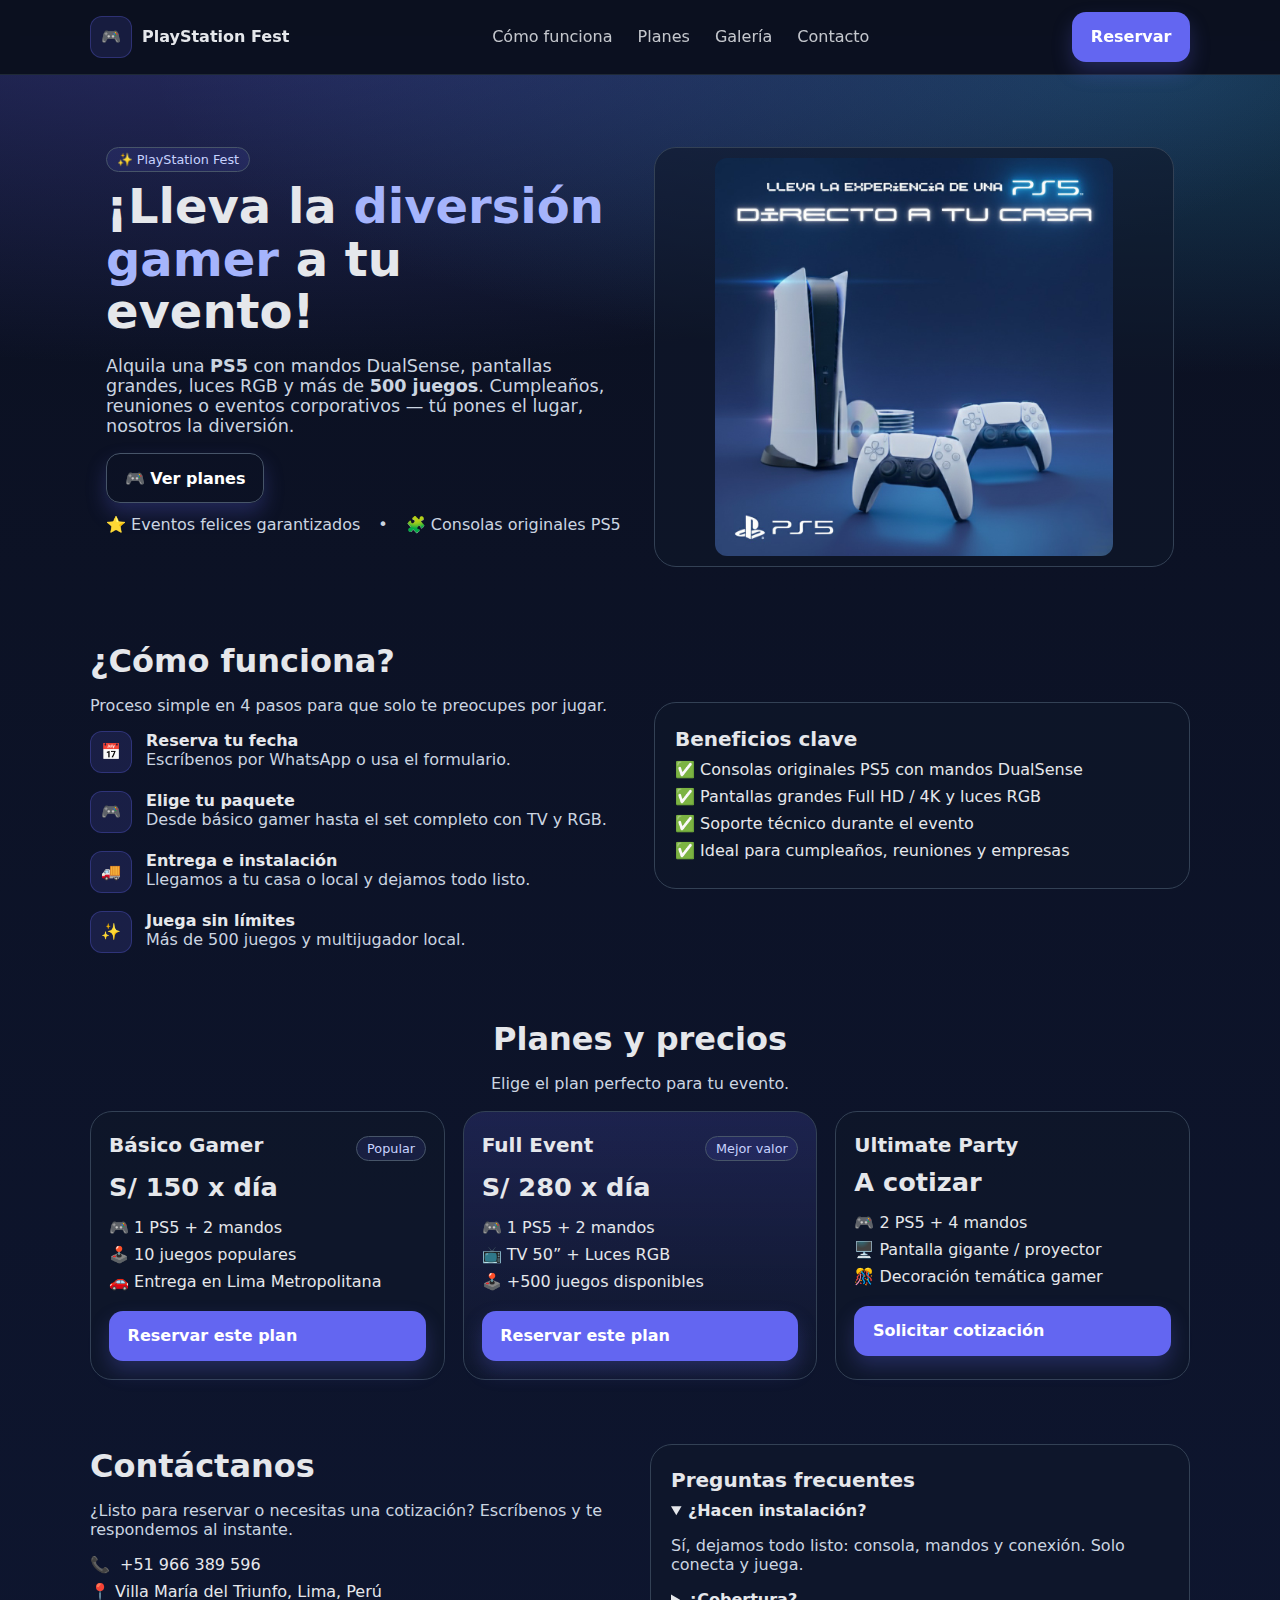
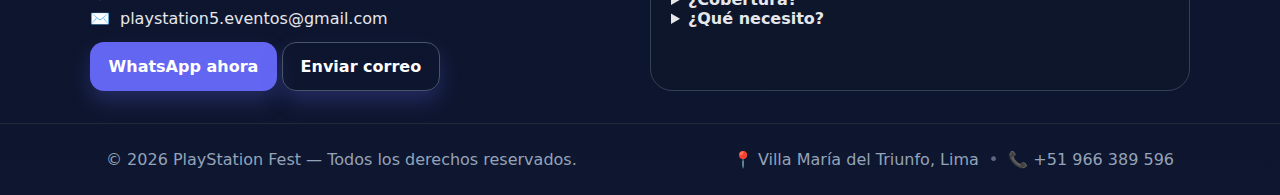
<file: index.html>
<!DOCTYPE html>
<html lang="es">
<head>
  <meta charset="utf-8" />
  <meta name="viewport" content="width=device-width, initial-scale=1" />
  <title>PlayStation Fest — Alquiler de PS5 para eventos en Lima</title>
  <meta name="description" content="Alquila una PS5 para tu fiesta o evento en Lima. Paquetes con TV, luces RGB y +500 juegos. Reserva por WhatsApp.">
  <meta name="theme-color" content="#0f172a">
  <meta property="og:title" content="PlayStation Fest — Alquiler de PS5 para eventos en Lima">
  <meta property="og:description" content="Lleva la experiencia gamer de una PS5 directo a tu casa o evento.">
  <meta property="og:type" content="website">
  <link rel="stylesheet" href="style.css" />
  <script defer src="script.js"></script>

  <script type="application/ld+json">
  {
    "@context": "https://schema.org",
    "@type": "LocalBusiness",
    "name": "PlayStation Fest",
    "description": "Alquiler de consolas PS5 para eventos, cumpleaños y reuniones en Lima.",
    "address": { "@type": "PostalAddress", "addressLocality": "Villa María del Triunfo", "addressRegion": "Lima", "addressCountry": "PE" },
    "telephone": "+51966389596",
    "email": "playstation5.eventos@gmail.com",
    "areaServed": "Lima Metropolitana",
    "sameAs": []
  }
  </script>
</head>
<body>

  <header>
    <div class="container bar">
      <div class="row">
        <div class="ico" aria-hidden="true">🎮</div>
        <strong>PlayStation Fest</strong>
      </div>
      <nav>
        <a href="#como">Cómo funciona</a>
        <a href="#planes">Planes</a>
        <a href="#galeria">Galería</a>
        <a href="#contacto">Contacto</a>
      </nav>
      <a class="btn" href="https://wa.me/51966389596?text=Hola,%20quiero%20reservar%20una%20PS5%20para%20mi%20evento.%20%C2%BFTienen%20disponibilidad%3F" target="_blank" rel="noreferrer">Reservar</a>
    </div>
  </header>

  <main>
    <section class="hero glow">
      <div class="container grid grid-2">
        <div>
          <span class="badge">✨ PlayStation Fest</span>
          <h1 class="h1">¡Lleva la <span class="accent">diversión gamer</span> a tu evento!</h1>
          <p class="muted lead">
            Alquila una <b>PS5</b> con mandos DualSense, pantallas grandes, luces RGB y más de <b>500 juegos</b>.
            Cumpleaños, reuniones o eventos corporativos — tú pones el lugar, nosotros la diversión.
          </p>
          <div class="cta-row">
            <a class="btn secondary" href="#planes">🎮 Ver planes</a>
          </div>
          <div class="row muted kpis">
            <div class="row">⭐ Eventos felices garantizados</div>
            <div>•</div>
            <div class="row">🧩 Consolas originales PS5</div>
          </div>
        </div>
        <div class="card hero-media padded">
            <img src="Img/MockUp.jpg" alt="Mockup PS5" class="mockup-square">
        </div>
      </div>
    </section>


    <section id="como" class="container section">
      <div class="grid grid-2 align-center">
        <div>
          <h2 class="h2">¿Cómo funciona?</h2>
          <p class="muted">Proceso simple en 4 pasos para que solo te preocupes por jugar.</p>
          <div class="steps mt-14">
            <div class="step"><div class="ico">📅</div><div><b>Reserva tu fecha</b><div class="muted">Escríbenos por WhatsApp o usa el formulario.</div></div></div>
            <div class="step"><div class="ico">🎮</div><div><b>Elige tu paquete</b><div class="muted">Desde básico gamer hasta el set completo con TV y RGB.</div></div></div>
            <div class="step"><div class="ico">🚚</div><div><b>Entrega e instalación</b><div class="muted">Llegamos a tu casa o local y dejamos todo listo.</div></div></div>
            <div class="step"><div class="ico">✨</div><div><b>Juega sin límites</b><div class="muted">Más de 500 juegos y multijugador local.</div></div></div>
          </div>
        </div>
        <div class="card">
          <h3 class="h3 mt0">Beneficios clave</h3>
          <ul class="ul">
            <li class="li">✅ Consolas originales PS5 con mandos DualSense</li>
            <li class="li">✅ Pantallas grandes Full HD / 4K y luces RGB</li>
            <li class="li">✅ Soporte técnico durante el evento</li>
            <li class="li">✅ Ideal para cumpleaños, reuniones y empresas</li>
          </ul>
        </div>
      </div>
    </section>


    <section id="planes" class="container section">
      <div class="center mb-18">
        <h2 class="h2">Planes y precios</h2>
        <p class="muted">Elige el plan perfecto para tu evento.</p>
      </div>
      <div class="plans">
        <div class="plan">
          <div class="row between">
            <h3 class="h3 mt0">Básico Gamer</h3>
            <span class="badge">Popular</span>
          </div>
          <div class="price">S/ 150 x día</div>
          <ul class="ul">
            <li class="li">🎮 1 PS5 + 2 mandos</li>
            <li class="li">🕹️ 10 juegos populares</li>
            <li class="li">🚗 Entrega en Lima Metropolitana</li>
          </ul>
          <a class="btn block mt12" href="https://wa.me/51966389596?text=Quiero%20el%20plan%20B%C3%A1sico%20Gamer%20para%20mi%20evento" target="_blank" rel="noreferrer">Reservar este plan</a>
        </div>

        <div class="plan highlight">
          <div class="row between">
            <h3 class="h3 mt0">Full Event</h3>
            <span class="badge">Mejor valor</span>
          </div>
          <div class="price">S/ 280 x día</div>
          <ul class="ul">
            <li class="li">🎮 1 PS5 + 2 mandos</li>
            <li class="li">📺 TV 50” + Luces RGB</li>
            <li class="li">🕹️ +500 juegos disponibles</li>
          </ul>
          <a class="btn block mt12" href="https://wa.me/51966389596?text=Quiero%20el%20plan%20Full%20Event%20para%20mi%20evento" target="_blank" rel="noreferrer">Reservar este plan</a>
        </div>

        <div class="plan">
          <h3 class="h3 mt0">Ultimate Party</h3>
          <div class="price">A cotizar</div>
          <ul class="ul">
            <li class="li">🎮 2 PS5 + 4 mandos</li>
            <li class="li">🖥️ Pantalla gigante / proyector</li>
            <li class="li">🎊 Decoración temática gamer</li>
          </ul>
          <a class="btn block mt12" href="https://wa.me/51966389596?text=Quiero%20cotizar%20el%20plan%20Ultimate%20Party" target="_blank" rel="noreferrer">Solicitar cotización</a>
        </div>
      </div>
    </section>

    

    <!--  
    <section id="galeria" class="container section">
      <div class="center mb-14">
        <h2 class="h2">Galería</h2>
        <p class="muted">Mira cómo convertimos eventos en experiencias gamer.</p>
      </div>
      <div class="gallery">
        <div class="tile">Foto 1</div>
        <div class="tile">Foto 2</div>
        <div class="tile">Foto 3</div>
        <div class="tile">Foto 4</div>
        <div class="tile">Foto 5</div>
        <div class="tile">Foto 6</div>
      </div>
    </section>    
    -->

    <section id="contacto" class="container section">
      <div class="contact">
        <div>
          <h2 class="h2">Contáctanos</h2>
          <p class="muted">¿Listo para reservar o necesitas una cotización? Escríbenos y te respondemos al instante.</p>
          <div class="contact-lines">
            <div class="row">📞 <a href="tel:+51966389596">+51 966 389 596</a></div>
            <div class="row">📍 Villa María del Triunfo, Lima, Perú</div>
            <div class="row">✉️ <a href="mailto:playstation5.eventos@gmail.com">playstation5.eventos@gmail.com</a></div>
          </div>
          <div class="cta-row mt-14">
            <a class="btn" href="https://wa.me/51966389596?text=Hola,%20quiero%20reservar%20una%20PS5%20para%20mi%20evento.%20" target="_blank" rel="noreferrer">WhatsApp ahora</a>
            <a class="btn secondary" href="mailto:playstation5.eventos@gmail.com">Enviar correo</a>
          </div>
        </div>

        <div class="card">
          <h3 class="h3 mt0">Preguntas frecuentes</h3>
          <details open><summary><b>¿Hacen instalación?</b></summary><p class="muted">Sí, dejamos todo listo: consola, mandos y conexión. Solo conecta y juega.</p></details>
          <details><summary><b>¿Cobertura?</b></summary><p class="muted">Lima Metropolitana. Consultar tarifas según distrito.</p></details>
          <details><summary><b>¿Qué necesito?</b></summary><p class="muted">Un tomacorriente disponible y espacio para la pantalla. ¡Nosotros llevamos lo demás!</p></details>
        </div>
      </div>
    </section>
  </main>


  <footer>
    <div class="container row between wrap">
      <div>© <span id="y"></span> PlayStation Fest — Todos los derechos reservados.</div>
      <div class="row"><span>📍 Villa María del Triunfo, Lima</span> <span class="dotsep">•</span> <span>📞 +51 966 389 596</span></div>
    </div>
  </footer>
</body>
</html>
</file>
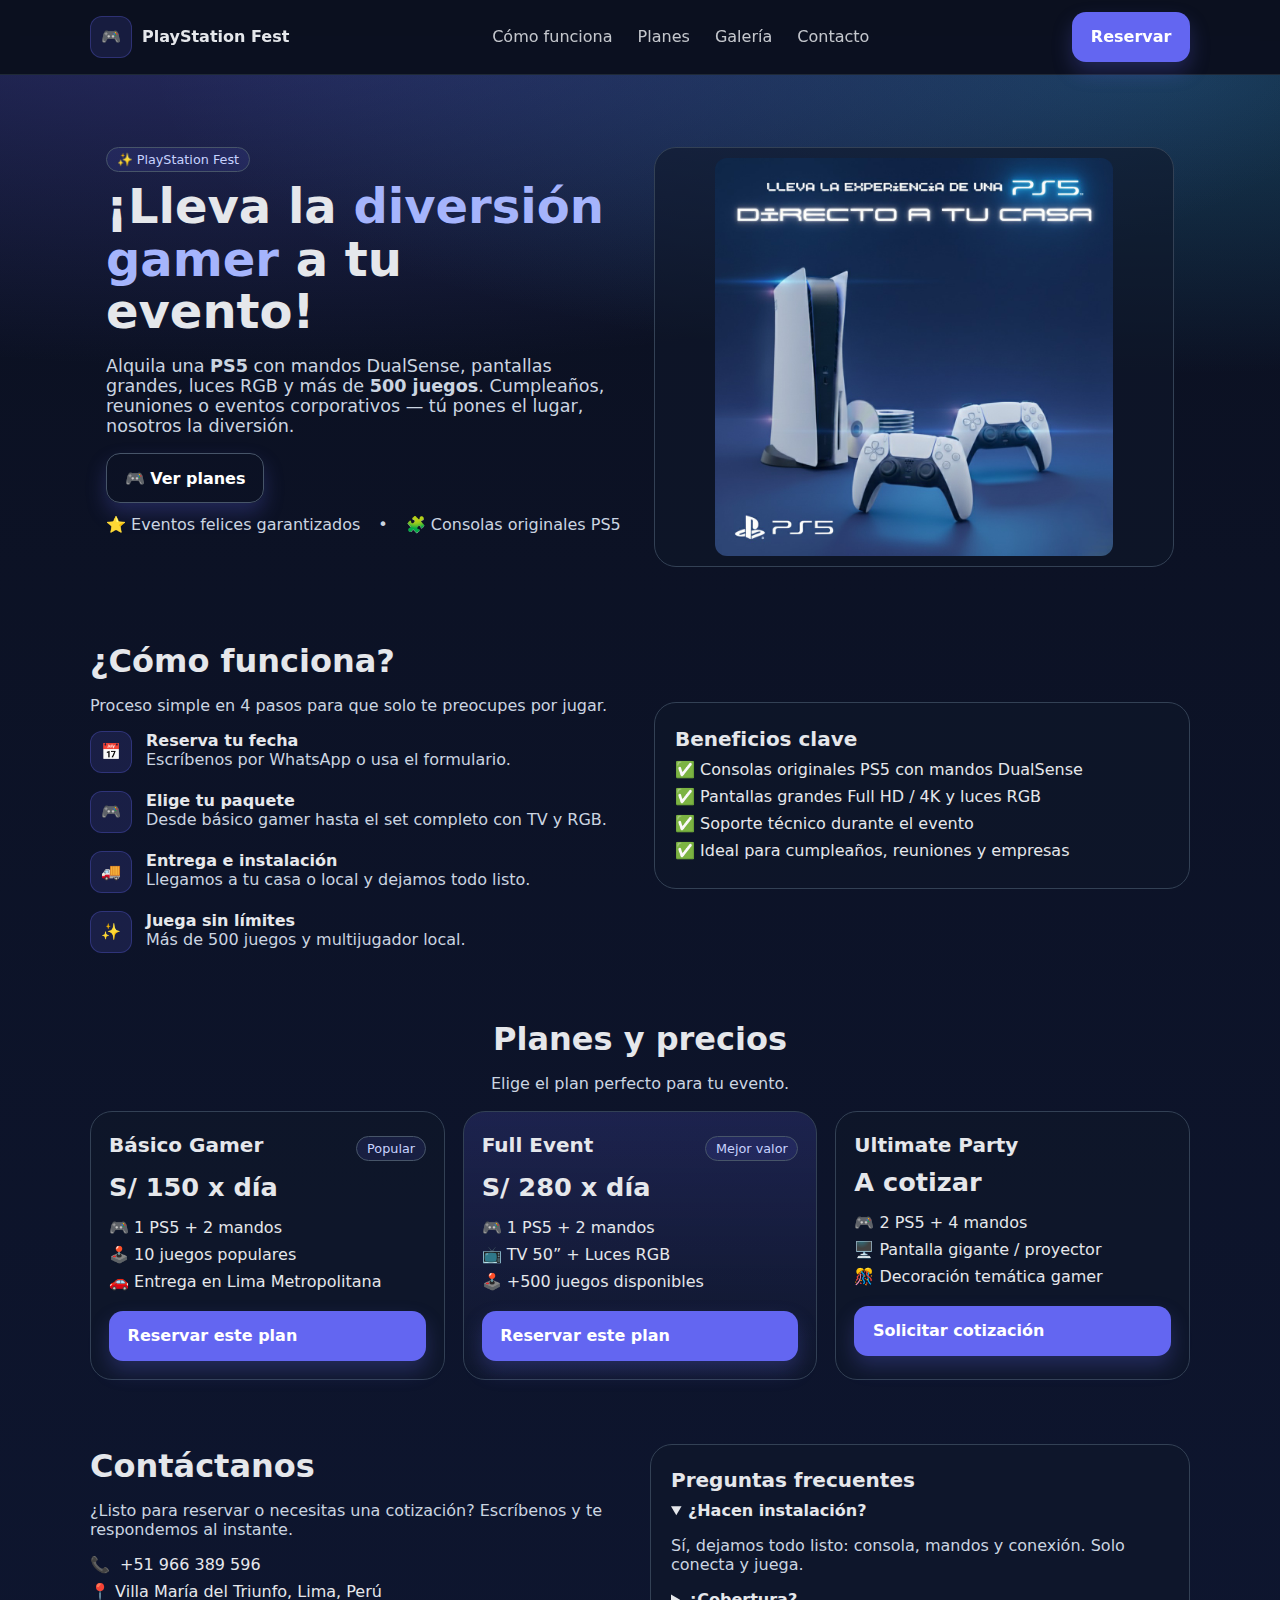
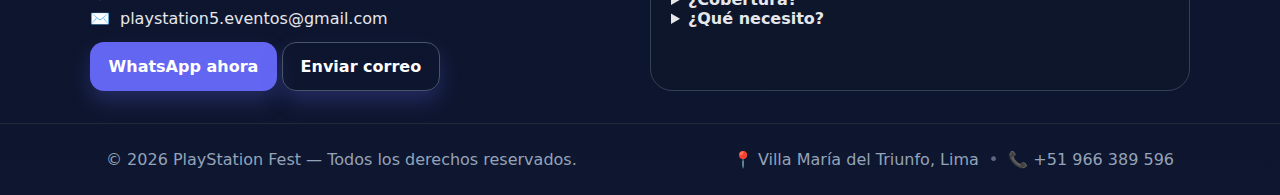
<file: Landing Page/index.html>
<!DOCTYPE html>
<html lang="es">
<head>
  <meta charset="utf-8" />
  <meta name="viewport" content="width=device-width, initial-scale=1" />
  <title>PlayStation Fest — Alquiler de PS5 para eventos en Lima</title>
  <meta name="description" content="Alquila una PS5 para tu fiesta o evento en Lima. Paquetes con TV, luces RGB y +500 juegos. Reserva por WhatsApp.">
  <meta name="theme-color" content="#0f172a">
  <meta property="og:title" content="PlayStation Fest — Alquiler de PS5 para eventos en Lima">
  <meta property="og:description" content="Lleva la experiencia gamer de una PS5 directo a tu casa o evento.">
  <meta property="og:type" content="website">
  <link rel="stylesheet" href="./style.css" />
  <script defer src="./script.js"></script>

  <script type="application/ld+json">
  {
    "@context": "https://schema.org",
    "@type": "LocalBusiness",
    "name": "PlayStation Fest",
    "description": "Alquiler de consolas PS5 para eventos, cumpleaños y reuniones en Lima.",
    "address": { "@type": "PostalAddress", "addressLocality": "Villa María del Triunfo", "addressRegion": "Lima", "addressCountry": "PE" },
    "telephone": "+51966389596",
    "email": "playstation5.eventos@gmail.com",
    "areaServed": "Lima Metropolitana",
    "sameAs": []
  }
  </script>
</head>
<body>

  <header>
    <div class="container bar">
      <div class="row">
        <div class="ico" aria-hidden="true">🎮</div>
        <strong>PlayStation Fest</strong>
      </div>
      <nav>
        <a href="#como">Cómo funciona</a>
        <a href="#planes">Planes</a>
        <a href="#galeria">Galería</a>
        <a href="#contacto">Contacto</a>
      </nav>
      <a class="btn" href="https://wa.me/51966389596?text=Hola,%20quiero%20reservar%20una%20PS5%20para%20mi%20evento.%20%C2%BFTienen%20disponibilidad%3F" target="_blank" rel="noreferrer">Reservar</a>
    </div>
  </header>

  <main>
    <section class="hero glow">
      <div class="container grid grid-2">
        <div>
          <span class="badge">✨ PlayStation Fest</span>
          <h1 class="h1">¡Lleva la <span class="accent">diversión gamer</span> a tu evento!</h1>
          <p class="muted lead">
            Alquila una <b>PS5</b> con mandos DualSense, pantallas grandes, luces RGB y más de <b>500 juegos</b>.
            Cumpleaños, reuniones o eventos corporativos — tú pones el lugar, nosotros la diversión.
          </p>
          <div class="cta-row">
            <a class="btn secondary" href="#planes">🎮 Ver planes</a>
          </div>
          <div class="row muted kpis">
            <div class="row">⭐ Eventos felices garantizados</div>
            <div>•</div>
            <div class="row">🧩 Consolas originales PS5</div>
          </div>
        </div>
        <div class="card hero-media padded">
            <img src="../Img/MockUp.jpg" alt="Mockup PS5" class="mockup-square">
        </div>
      </div>
    </section>


    <section id="como" class="container section">
      <div class="grid grid-2 align-center">
        <div>
          <h2 class="h2">¿Cómo funciona?</h2>
          <p class="muted">Proceso simple en 4 pasos para que solo te preocupes por jugar.</p>
          <div class="steps mt-14">
            <div class="step"><div class="ico">📅</div><div><b>Reserva tu fecha</b><div class="muted">Escríbenos por WhatsApp o usa el formulario.</div></div></div>
            <div class="step"><div class="ico">🎮</div><div><b>Elige tu paquete</b><div class="muted">Desde básico gamer hasta el set completo con TV y RGB.</div></div></div>
            <div class="step"><div class="ico">🚚</div><div><b>Entrega e instalación</b><div class="muted">Llegamos a tu casa o local y dejamos todo listo.</div></div></div>
            <div class="step"><div class="ico">✨</div><div><b>Juega sin límites</b><div class="muted">Más de 500 juegos y multijugador local.</div></div></div>
          </div>
        </div>
        <div class="card">
          <h3 class="h3 mt0">Beneficios clave</h3>
          <ul class="ul">
            <li class="li">✅ Consolas originales PS5 con mandos DualSense</li>
            <li class="li">✅ Pantallas grandes Full HD / 4K y luces RGB</li>
            <li class="li">✅ Soporte técnico durante el evento</li>
            <li class="li">✅ Ideal para cumpleaños, reuniones y empresas</li>
          </ul>
        </div>
      </div>
    </section>


    <section id="planes" class="container section">
      <div class="center mb-18">
        <h2 class="h2">Planes y precios</h2>
        <p class="muted">Elige el plan perfecto para tu evento.</p>
      </div>
      <div class="plans">
        <div class="plan">
          <div class="row between">
            <h3 class="h3 mt0">Básico Gamer</h3>
            <span class="badge">Popular</span>
          </div>
          <div class="price">S/ 150 x día</div>
          <ul class="ul">
            <li class="li">🎮 1 PS5 + 2 mandos</li>
            <li class="li">🕹️ 10 juegos populares</li>
            <li class="li">🚗 Entrega en Lima Metropolitana</li>
          </ul>
          <a class="btn block mt12" href="https://wa.me/51966389596?text=Quiero%20el%20plan%20B%C3%A1sico%20Gamer%20para%20mi%20evento" target="_blank" rel="noreferrer">Reservar este plan</a>
        </div>

        <div class="plan highlight">
          <div class="row between">
            <h3 class="h3 mt0">Full Event</h3>
            <span class="badge">Mejor valor</span>
          </div>
          <div class="price">S/ 280 x día</div>
          <ul class="ul">
            <li class="li">🎮 1 PS5 + 2 mandos</li>
            <li class="li">📺 TV 50” + Luces RGB</li>
            <li class="li">🕹️ +500 juegos disponibles</li>
          </ul>
          <a class="btn block mt12" href="https://wa.me/51966389596?text=Quiero%20el%20plan%20Full%20Event%20para%20mi%20evento" target="_blank" rel="noreferrer">Reservar este plan</a>
        </div>

        <div class="plan">
          <h3 class="h3 mt0">Ultimate Party</h3>
          <div class="price">A cotizar</div>
          <ul class="ul">
            <li class="li">🎮 2 PS5 + 4 mandos</li>
            <li class="li">🖥️ Pantalla gigante / proyector</li>
            <li class="li">🎊 Decoración temática gamer</li>
          </ul>
          <a class="btn block mt12" href="https://wa.me/51966389596?text=Quiero%20cotizar%20el%20plan%20Ultimate%20Party" target="_blank" rel="noreferrer">Solicitar cotización</a>
        </div>
      </div>
    </section>

    

    <!--  
    <section id="galeria" class="container section">
      <div class="center mb-14">
        <h2 class="h2">Galería</h2>
        <p class="muted">Mira cómo convertimos eventos en experiencias gamer.</p>
      </div>
      <div class="gallery">
        <div class="tile">Foto 1</div>
        <div class="tile">Foto 2</div>
        <div class="tile">Foto 3</div>
        <div class="tile">Foto 4</div>
        <div class="tile">Foto 5</div>
        <div class="tile">Foto 6</div>
      </div>
    </section>    
    -->

    <section id="contacto" class="container section">
      <div class="contact">
        <div>
          <h2 class="h2">Contáctanos</h2>
          <p class="muted">¿Listo para reservar o necesitas una cotización? Escríbenos y te respondemos al instante.</p>
          <div class="contact-lines">
            <div class="row">📞 <a href="tel:+51966389596">+51 966 389 596</a></div>
            <div class="row">📍 Villa María del Triunfo, Lima, Perú</div>
            <div class="row">✉️ <a href="mailto:playstation5.eventos@gmail.com">playstation5.eventos@gmail.com</a></div>
          </div>
          <div class="cta-row mt-14">
            <a class="btn" href="https://wa.me/51966389596?text=Hola,%20quiero%20reservar%20una%20PS5%20para%20mi%20evento.%20" target="_blank" rel="noreferrer">WhatsApp ahora</a>
            <a class="btn secondary" href="mailto:playstation5.eventos@gmail.com">Enviar correo</a>
          </div>
        </div>

        <div class="card">
          <h3 class="h3 mt0">Preguntas frecuentes</h3>
          <details open><summary><b>¿Hacen instalación?</b></summary><p class="muted">Sí, dejamos todo listo: consola, mandos y conexión. Solo conecta y juega.</p></details>
          <details><summary><b>¿Cobertura?</b></summary><p class="muted">Lima Metropolitana. Consultar tarifas según distrito.</p></details>
          <details><summary><b>¿Qué necesito?</b></summary><p class="muted">Un tomacorriente disponible y espacio para la pantalla. ¡Nosotros llevamos lo demás!</p></details>
        </div>
      </div>
    </section>
  </main>


  <footer>
    <div class="container row between wrap">
      <div>© <span id="y"></span> PlayStation Fest — Todos los derechos reservados.</div>
      <div class="row"><span>📍 Villa María del Triunfo, Lima</span> <span class="dotsep">•</span> <span>📞 +51 966 389 596</span></div>
    </div>
  </footer>
</body>
</html>
</file>
<file: style.css>
:root{
  --bg:#0b1020; --bg2:#0e1630; --ink:#e5e7eb; --muted:#cbd5e1; --accent:#6366f1; --ring:#334155;
}
*{box-sizing:border-box}
html,body{margin:0;padding:0;background:linear-gradient(180deg,var(--bg) 0%, var(--bg2) 100%);color:var(--ink);font-family:ui-sans-serif,system-ui,-apple-system,Segoe UI,Roboto,"Helvetica Neue",Arial}
a{color:inherit;text-decoration:none}

/* Layout helpers */
.container{max-width:1100px;margin:0 auto;padding:0 16px}
.row{display:flex;gap:10px;align-items:center}
.between{justify-content:space-between}
.wrap{flex-wrap:wrap}
.center{text-align:center}
.mt0{margin-top:0}
.mt12{margin-top:12px}
.mt-14{margin-top:14px}
.mb-14{margin-bottom:14px}
.mb-18{margin-bottom:18px}
.section{padding:32px 0}
.lead{font-size:1.1rem}

.hero-media.padded{
  height: clamp(260px, 80vw, 420px);
  padding: 10px;            
  border-radius: 22px;
  overflow: hidden;
  display: grid;
  place-items: center;
}
.hero-media.padded .mockup-square{
  width: 80%;
  height: 100%;
  max-width: 640px;         
  aspect-ratio: 1 / 1;      
  object-fit: contain;      
  border-radius: 12px;      
  display: block;
}

/* Buttons & badges */
.btn{display:inline-flex;gap:.5rem;align-items:center;border:1px solid transparent;background:var(--accent);color:white;padding:.9rem 1.1rem;border-radius:14px;font-weight:700;box-shadow:0 10px 20px rgba(99,102,241,.25);}
.btn.secondary{background:transparent;border-color:#475569}
.btn.block{width:100%}
.badge{display:inline-flex;gap:.4rem;align-items:center;border:1px solid #475569;color:#c7d2fe;background:rgba(99,102,241,.12);border-radius:999px;padding:.25rem .6rem;font-size:.8rem}

/* Header */
header{position:sticky;top:0;z-index:50;background:rgba(11,16,32,.6);backdrop-filter:blur(8px);border-bottom:1px solid #1f2937}
header .bar{display:flex;align-items:center;justify-content:space-between;padding:12px 0}
nav a{opacity:.85;margin:0 10px}
nav a:hover{opacity:1}

/* Hero */
.hero{padding:72px 0 40px}
.grid{display:grid;gap:28px}
.grid-2{grid-template-columns:1fr}
.card{background:rgba(15,23,42,.6);border:1px solid var(--ring);border-radius:22px;padding:20px}
.h1{font-size:clamp(32px,4vw,48px);font-weight:900;line-height:1.1;margin:.5rem 0 1rem}
.h2{font-size:2rem;margin:.2rem 0 1rem}
.h3{font-size:1.25rem;margin:.2rem 0 .6rem}
.muted{color:var(--muted)}
.accent{color:#a5b4fc}
.glow{background:
  radial-gradient(1200px 400px at 20% -20%, rgba(99,102,241,.35), transparent),
  radial-gradient(1000px 300px at 90% 0%, rgba(56,189,248,.25), transparent)
}
.hero-media{height:360px;display:grid;place-items:center}
.center{text-align:center}
.emojixl{font-size:64px;line-height:1}
.kpis{gap:18px;margin-top:12px}

/* Steps */
.steps{display:grid;gap:18px}
.step{display:flex;gap:14px}
.ico{display:grid;place-items:center;width:42px;height:42px;border-radius:12px;background:rgba(99,102,241,.15);border:1px solid rgba(99,102,241,.3)}
.align-center{align-items:center}

/* Lists */
.ul{list-style:none;padding:0;margin:0}
.li{display:flex;gap:10px;align-items:center;margin:.5rem 0}

/* Plans */
.plans{display:grid;gap:18px}
.plan{border-radius:22px;padding:18px;border:1px solid var(--ring);background:rgba(15,23,42,.6)}
.plan.highlight{background:linear-gradient(180deg, rgba(99,102,241,.18), rgba(15,23,42,.6))}
.price{font-size:1.6rem;font-weight:800;margin:.3rem 0 1rem}

/* Gallery */
.gallery{display:grid;grid-template-columns:repeat(6,1fr);gap:10px}
.tile{aspect-ratio:16/9;border-radius:18px;background:linear-gradient(135deg,#1f2937,#0b1020);border:1px solid #1f2937;display:grid;place-items:center;color:#94a3b8;font-weight:600}

/* Contact */
.contact{display:grid;gap:20px}
.contact-lines{margin:10px 0 0;display:grid;gap:8px}

/* Footer */
footer{border-top:1px solid #1f2937;padding:26px 0;color:#94a3b8}
.dotsep{opacity:.6}

/* Responsive */
@media (min-width:900px){
  .grid-2{grid-template-columns:repeat(2,1fr)}
  .plans{grid-template-columns:repeat(3,1fr)}
  .contact{grid-template-columns:repeat(2,1fr)}
  .gallery{grid-template-columns:repeat(3,1fr)}
}
</file>
<file: Landing Page/style.css>
:root{
  --bg:#0b1020; --bg2:#0e1630; --ink:#e5e7eb; --muted:#cbd5e1; --accent:#6366f1; --ring:#334155;
}
*{box-sizing:border-box}
html,body{margin:0;padding:0;background:linear-gradient(180deg,var(--bg) 0%, var(--bg2) 100%);color:var(--ink);font-family:ui-sans-serif,system-ui,-apple-system,Segoe UI,Roboto,"Helvetica Neue",Arial}
a{color:inherit;text-decoration:none}

/* Layout helpers */
.container{max-width:1100px;margin:0 auto;padding:0 16px}
.row{display:flex;gap:10px;align-items:center}
.between{justify-content:space-between}
.wrap{flex-wrap:wrap}
.center{text-align:center}
.mt0{margin-top:0}
.mt12{margin-top:12px}
.mt-14{margin-top:14px}
.mb-14{margin-bottom:14px}
.mb-18{margin-bottom:18px}
.section{padding:32px 0}
.lead{font-size:1.1rem}

.hero-media.padded{
  height: clamp(260px, 80vw, 420px);
  padding: 10px;            
  border-radius: 22px;
  overflow: hidden;
  display: grid;
  place-items: center;
}
.hero-media.padded .mockup-square{
  width: 80%;
  height: 100%;
  max-width: 640px;         
  aspect-ratio: 1 / 1;      
  object-fit: contain;      
  border-radius: 12px;      
  display: block;
}

/* Buttons & badges */
.btn{display:inline-flex;gap:.5rem;align-items:center;border:1px solid transparent;background:var(--accent);color:white;padding:.9rem 1.1rem;border-radius:14px;font-weight:700;box-shadow:0 10px 20px rgba(99,102,241,.25);}
.btn.secondary{background:transparent;border-color:#475569}
.btn.block{width:100%}
.badge{display:inline-flex;gap:.4rem;align-items:center;border:1px solid #475569;color:#c7d2fe;background:rgba(99,102,241,.12);border-radius:999px;padding:.25rem .6rem;font-size:.8rem}

/* Header */
header{position:sticky;top:0;z-index:50;background:rgba(11,16,32,.6);backdrop-filter:blur(8px);border-bottom:1px solid #1f2937}
header .bar{display:flex;align-items:center;justify-content:space-between;padding:12px 0}
nav a{opacity:.85;margin:0 10px}
nav a:hover{opacity:1}

/* Hero */
.hero{padding:72px 0 40px}
.grid{display:grid;gap:28px}
.grid-2{grid-template-columns:1fr}
.card{background:rgba(15,23,42,.6);border:1px solid var(--ring);border-radius:22px;padding:20px}
.h1{font-size:clamp(32px,4vw,48px);font-weight:900;line-height:1.1;margin:.5rem 0 1rem}
.h2{font-size:2rem;margin:.2rem 0 1rem}
.h3{font-size:1.25rem;margin:.2rem 0 .6rem}
.muted{color:var(--muted)}
.accent{color:#a5b4fc}
.glow{background:
  radial-gradient(1200px 400px at 20% -20%, rgba(99,102,241,.35), transparent),
  radial-gradient(1000px 300px at 90% 0%, rgba(56,189,248,.25), transparent)
}
.hero-media{height:360px;display:grid;place-items:center}
.center{text-align:center}
.emojixl{font-size:64px;line-height:1}
.kpis{gap:18px;margin-top:12px}

/* Steps */
.steps{display:grid;gap:18px}
.step{display:flex;gap:14px}
.ico{display:grid;place-items:center;width:42px;height:42px;border-radius:12px;background:rgba(99,102,241,.15);border:1px solid rgba(99,102,241,.3)}
.align-center{align-items:center}

/* Lists */
.ul{list-style:none;padding:0;margin:0}
.li{display:flex;gap:10px;align-items:center;margin:.5rem 0}

/* Plans */
.plans{display:grid;gap:18px}
.plan{border-radius:22px;padding:18px;border:1px solid var(--ring);background:rgba(15,23,42,.6)}
.plan.highlight{background:linear-gradient(180deg, rgba(99,102,241,.18), rgba(15,23,42,.6))}
.price{font-size:1.6rem;font-weight:800;margin:.3rem 0 1rem}

/* Gallery */
.gallery{display:grid;grid-template-columns:repeat(6,1fr);gap:10px}
.tile{aspect-ratio:16/9;border-radius:18px;background:linear-gradient(135deg,#1f2937,#0b1020);border:1px solid #1f2937;display:grid;place-items:center;color:#94a3b8;font-weight:600}

/* Contact */
.contact{display:grid;gap:20px}
.contact-lines{margin:10px 0 0;display:grid;gap:8px}

/* Footer */
footer{border-top:1px solid #1f2937;padding:26px 0;color:#94a3b8}
.dotsep{opacity:.6}

/* Responsive */
@media (min-width:900px){
  .grid-2{grid-template-columns:repeat(2,1fr)}
  .plans{grid-template-columns:repeat(3,1fr)}
  .contact{grid-template-columns:repeat(2,1fr)}
  .gallery{grid-template-columns:repeat(3,1fr)}
}
</file>
